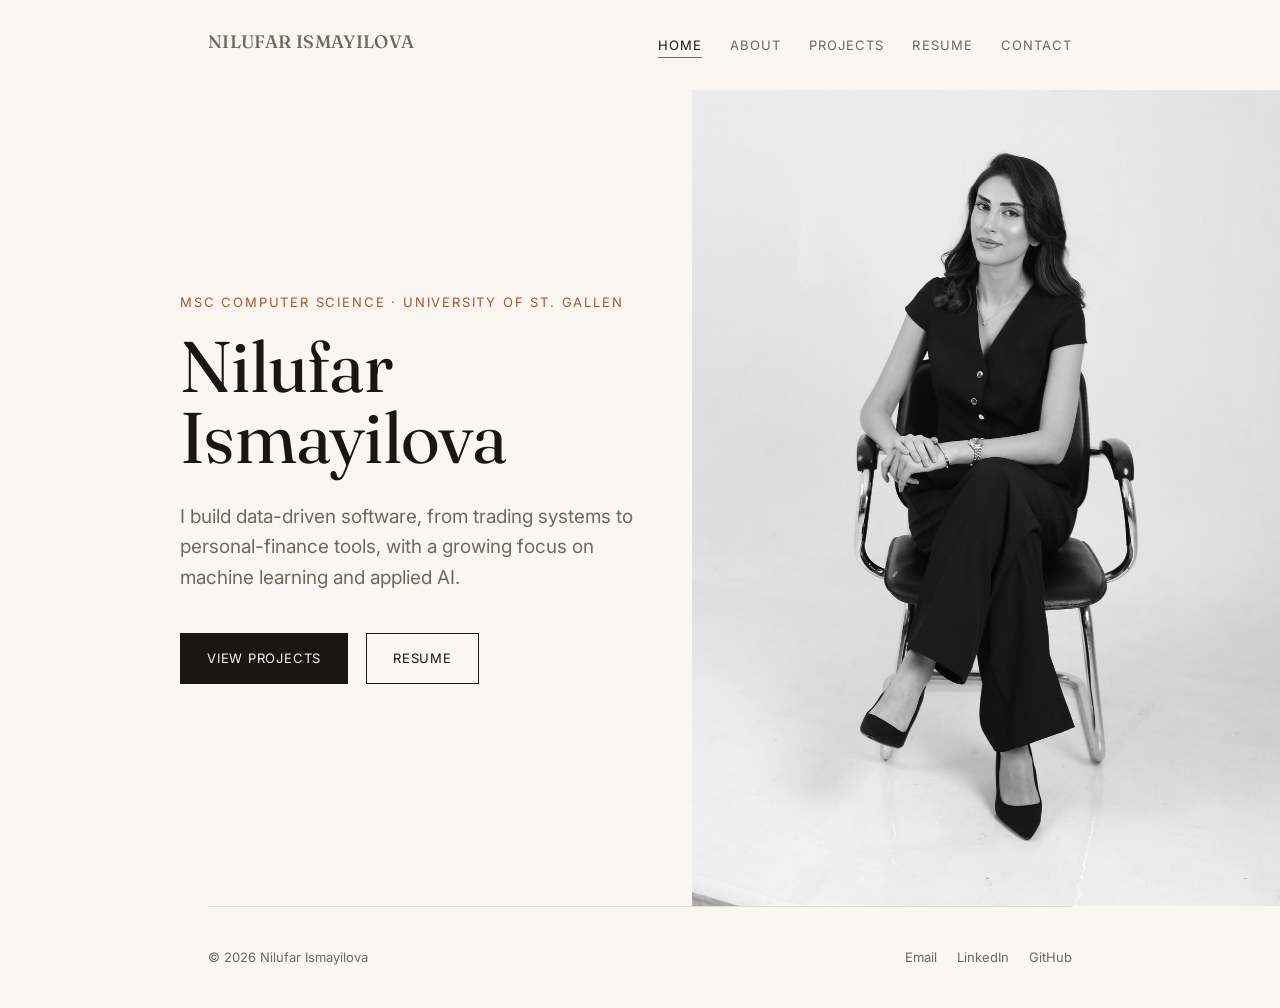
<file: index.html>
<!DOCTYPE html>
<html lang="en">
<head>
<meta charset="UTF-8">
<meta name="viewport" content="width=device-width, initial-scale=1.0">
<title>Nilufar Ismayilova</title>
<meta name="description" content="Nilufar Ismayilova, MSc Computer Science student at the University of St. Gallen, focused on machine learning and applied AI.">
<link rel="stylesheet" href="style.css">
</head>
<body>

<header class="wrap">
  <nav class="site-nav">
    <a class="brand" href="index.html">Nilufar Ismayilova</a>
    <ul>
      <li><a href="index.html" class="active">Home</a></li>
      <li><a href="about.html">About</a></li>
      <li><a href="projects.html">Projects</a></li>
      <li><a href="resume.html">Resume</a></li>
      <li><a href="contact.html">Contact</a></li>
    </ul>
  </nav>
</header>

<main>
  <section class="hero-split">
    <div class="hero-copy">
      <div class="hero-eyebrow">MSc Computer Science · University of St. Gallen</div>
      <h1>Nilufar<br>Ismayilova</h1>
      <p class="hero-sub">
        I build data-driven software, from trading systems to personal-finance
        tools, with a growing focus on machine learning and applied AI.
      </p>
      <div class="hero-links">
        <a class="btn btn-solid" href="projects.html">View Projects</a>
        <a class="btn" href="resume.html">Resume</a>
      </div>
    </div>
    <div class="hero-image">
      <img src="assets/img/nilufar-hero-bw.jpg" alt="Portrait of Nilufar Ismayilova" width="1200" height="1600">
    </div>
  </section>
</main>

<footer class="wrap">
  <div class="site-footer">
    <span>© 2026 Nilufar Ismayilova</span>
    <div class="footer-links">
      <a href="mailto:ismayilovanilufar6@gmail.com">Email</a>
      <a href="https://linkedin.com/in/nilufar-ismayilova-27a9a2225" target="_blank" rel="noopener">LinkedIn</a>
      <a href="https://github.com/nismayilova-coder" target="_blank" rel="noopener">GitHub</a>
    </div>
  </div>
</footer>

</body>
</html>
</file>
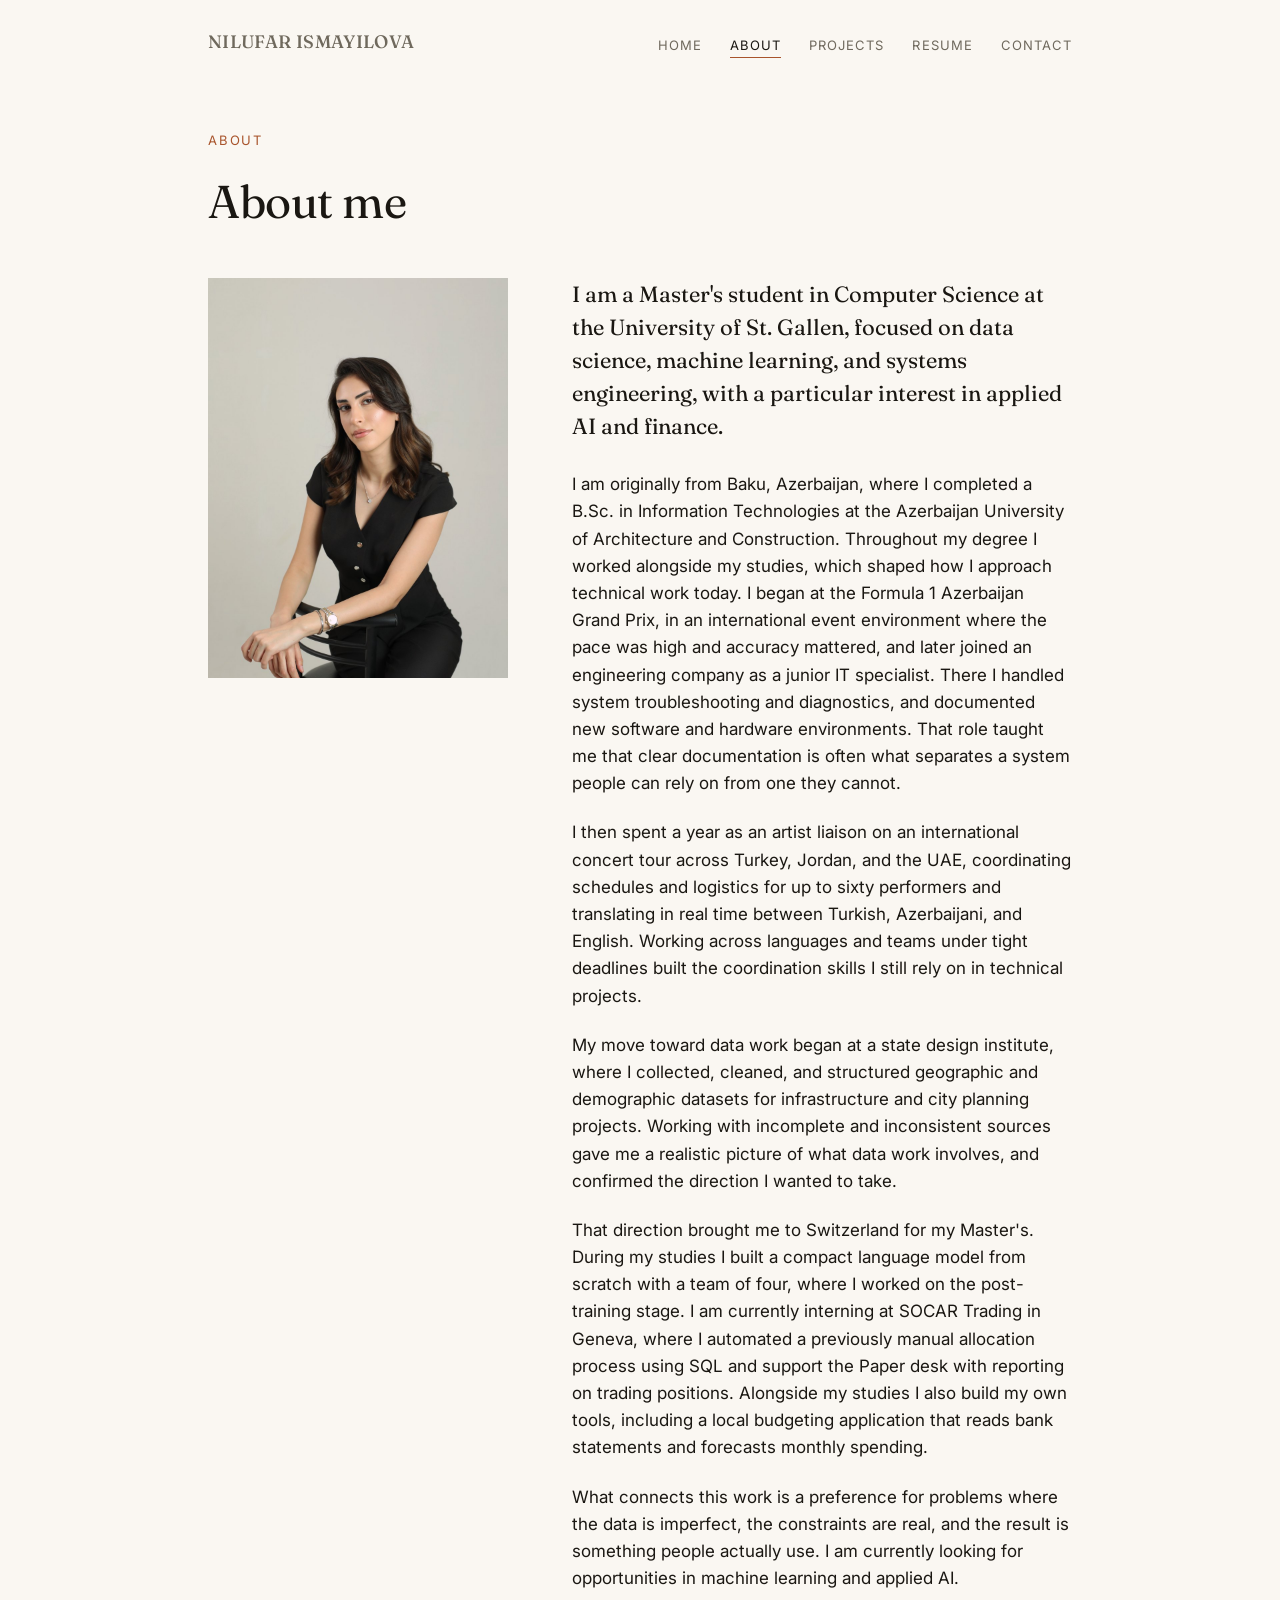
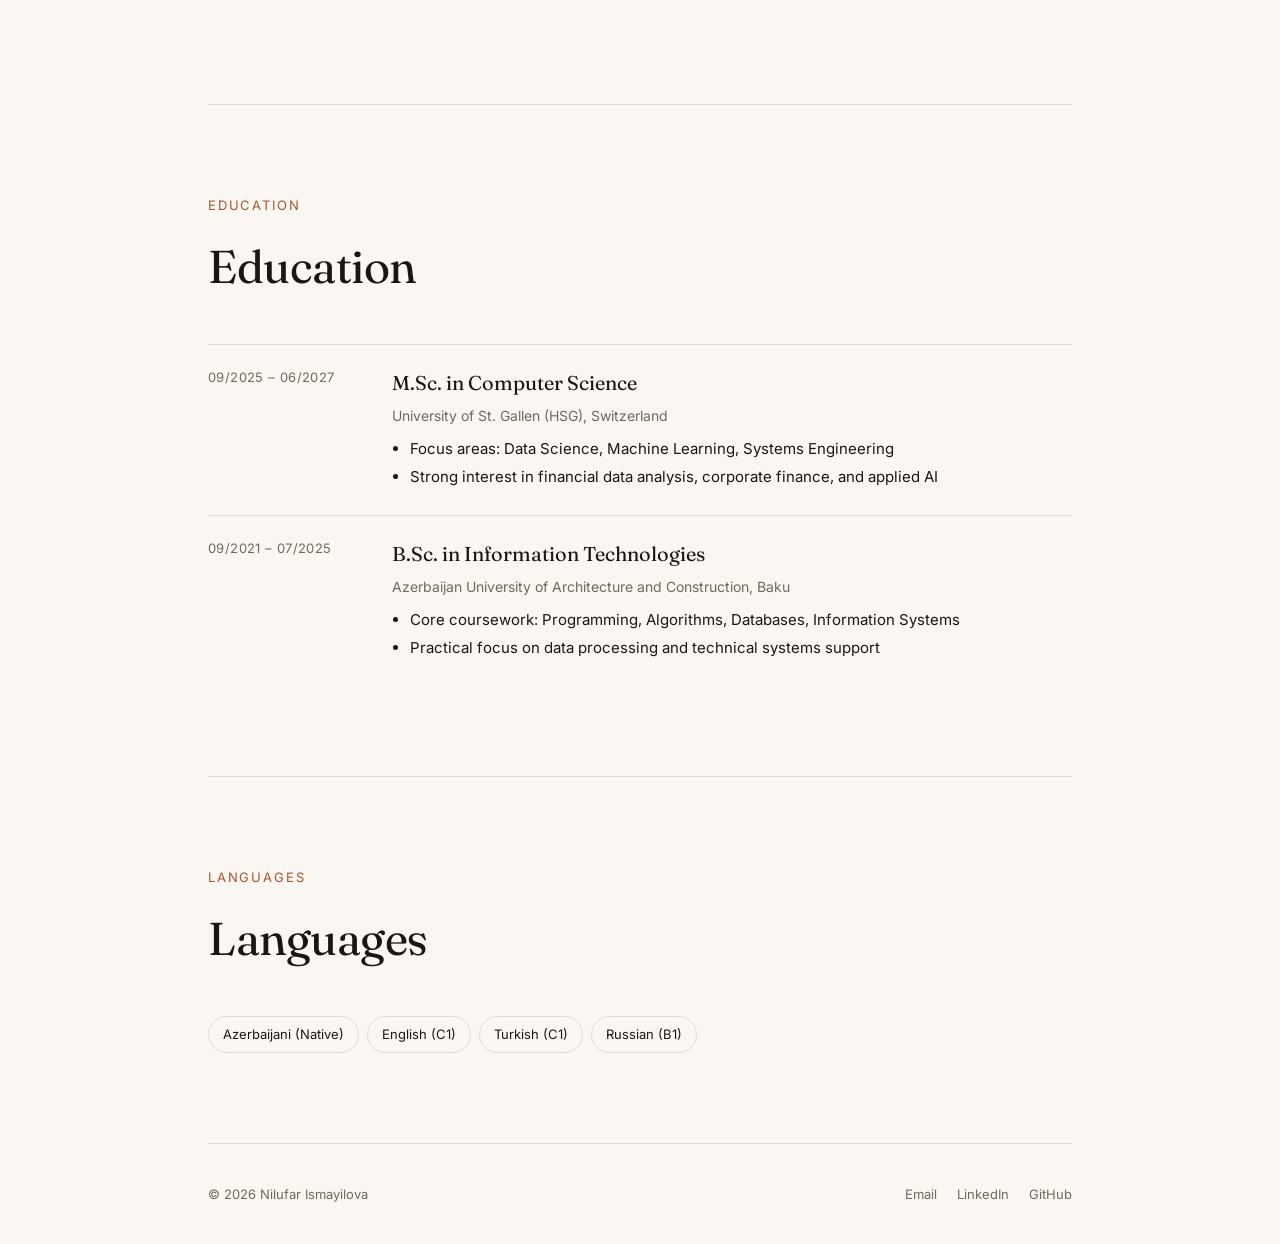
<file: about.html>
<!DOCTYPE html>
<html lang="en">
<head>
<meta charset="UTF-8">
<meta name="viewport" content="width=device-width, initial-scale=1.0">
<title>About | Nilufar Ismayilova</title>
<link rel="stylesheet" href="style.css">
</head>
<body>

<header class="wrap">
  <nav class="site-nav">
    <a class="brand" href="index.html">Nilufar Ismayilova</a>
    <ul>
      <li><a href="index.html">Home</a></li>
      <li><a href="about.html" class="active">About</a></li>
      <li><a href="projects.html">Projects</a></li>
      <li><a href="resume.html">Resume</a></li>
      <li><a href="contact.html">Contact</a></li>
    </ul>
  </nav>
</header>

<main class="wrap">
  <section class="section" style="border-top:none; padding-top:40px;">
    <div class="section-label">About</div>
    <h2>About me</h2>
    <div class="about-grid">
      <div class="about-photo">
        <img class="photo" src="assets/img/nilufar-portrait.jpg" alt="Portrait of Nilufar Ismayilova" width="900" height="1200">
      </div>
      <div class="about-bio">
        <p class="lede">
          I am a Master's student in Computer Science at the University of St. Gallen,
          focused on data science, machine learning, and systems engineering, with a
          particular interest in applied AI and finance.
        </p>
        <p>
          I am originally from Baku, Azerbaijan, where I completed a B.Sc. in
          Information Technologies at the Azerbaijan University of Architecture and
          Construction. Throughout my degree I worked alongside my studies, which
          shaped how I approach technical work today. I began at the Formula 1
          Azerbaijan Grand Prix, in an international event environment where the pace
          was high and accuracy mattered, and later joined an engineering company as a
          junior IT specialist. There I handled system troubleshooting and diagnostics,
          and documented new software and hardware environments. That role taught me
          that clear documentation is often what separates a system people can rely on
          from one they cannot.
        </p>
        <p>
          I then spent a year as an artist liaison on an international concert tour
          across Turkey, Jordan, and the UAE, coordinating schedules and logistics for
          up to sixty performers and translating in real time between Turkish,
          Azerbaijani, and English. Working across languages and teams under tight
          deadlines built the coordination skills I still rely on in technical projects.
        </p>
        <p>
          My move toward data work began at a state design institute, where I collected,
          cleaned, and structured geographic and demographic datasets for infrastructure
          and city planning projects. Working with incomplete and inconsistent sources
          gave me a realistic picture of what data work involves, and confirmed the
          direction I wanted to take.
        </p>
        <p>
          That direction brought me to Switzerland for my Master's. During my studies I
          built a compact language model from scratch with a team of four, where I
          worked on the post-training stage. I am currently interning at SOCAR Trading
          in Geneva, where I automated a previously manual allocation process using SQL
          and support the Paper desk with reporting on trading positions. Alongside my
          studies I also build my own tools, including a local budgeting application
          that reads bank statements and forecasts monthly spending.
        </p>
        <p>
          What connects this work is a preference for problems where the data is
          imperfect, the constraints are real, and the result is something people
          actually use. I am currently looking for opportunities in machine learning
          and applied AI.
        </p>
      </div>
    </div>
  </section>

  <section class="section">
    <div class="section-label">Education</div>
    <h2>Education</h2>

    <div class="timeline-item">
      <div class="timeline-date">09/2025 – 06/2027</div>
      <div>
        <div class="timeline-title">M.Sc. in Computer Science</div>
        <div class="timeline-sub">University of St. Gallen (HSG), Switzerland</div>
        <ul>
          <li>Focus areas: Data Science, Machine Learning, Systems Engineering</li>
          <li>Strong interest in financial data analysis, corporate finance, and applied AI</li>
        </ul>
      </div>
    </div>

    <div class="timeline-item">
      <div class="timeline-date">09/2021 – 07/2025</div>
      <div>
        <div class="timeline-title">B.Sc. in Information Technologies</div>
        <div class="timeline-sub">Azerbaijan University of Architecture and Construction, Baku</div>
        <ul>
          <li>Core coursework: Programming, Algorithms, Databases, Information Systems</li>
          <li>Practical focus on data processing and technical systems support</li>
        </ul>
      </div>
    </div>
  </section>

  <section class="section">
    <div class="section-label">Languages</div>
    <h2>Languages</h2>
    <div class="pill-row">
      <span class="pill">Azerbaijani (Native)</span>
      <span class="pill">English (C1)</span>
      <span class="pill">Turkish (C1)</span>
      <span class="pill">Russian (B1)</span>
    </div>
  </section>
</main>

<footer class="wrap">
  <div class="site-footer">
    <span>© 2026 Nilufar Ismayilova</span>
    <div class="footer-links">
      <a href="mailto:ismayilovanilufar6@gmail.com">Email</a>
      <a href="https://linkedin.com/in/nilufar-ismayilova-27a9a2225" target="_blank" rel="noopener">LinkedIn</a>
      <a href="https://github.com/nismayilova-coder" target="_blank" rel="noopener">GitHub</a>
    </div>
  </div>
</footer>

</body>
</html>
</file>
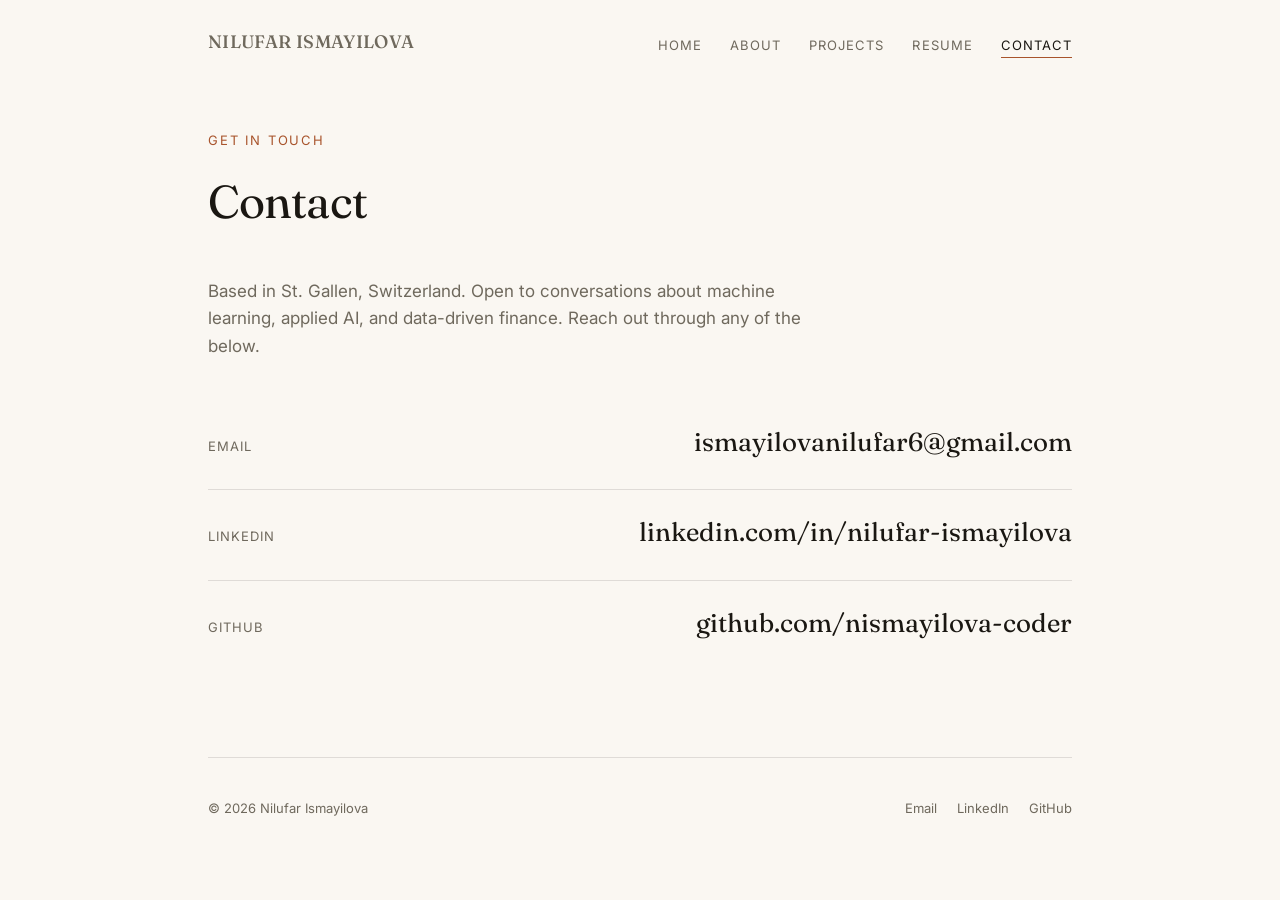
<file: contact.html>
<!DOCTYPE html>
<html lang="en">
<head>
<meta charset="UTF-8">
<meta name="viewport" content="width=device-width, initial-scale=1.0">
<title>Contact | Nilufar Ismayilova</title>
<link rel="stylesheet" href="style.css">
</head>
<body>

<header class="wrap">
  <nav class="site-nav">
    <a class="brand" href="index.html">Nilufar Ismayilova</a>
    <ul>
      <li><a href="index.html">Home</a></li>
      <li><a href="about.html">About</a></li>
      <li><a href="projects.html">Projects</a></li>
      <li><a href="resume.html">Resume</a></li>
      <li><a href="contact.html" class="active">Contact</a></li>
    </ul>
  </nav>
</header>

<main class="wrap">
  <section class="section" style="border-top:none; padding-top:40px;">
    <div class="section-label">Get in touch</div>
    <h2>Contact</h2>
    <p style="max-width:56ch; font-size:17px; color:var(--text-dim); margin-bottom:40px;">
      Based in St. Gallen, Switzerland. Open to conversations about
      machine learning, applied AI, and data-driven finance. Reach out
      through any of the below.
    </p>

    <div class="contact-list">
      <div class="contact-row">
        <span>Email</span>
        <a href="mailto:ismayilovanilufar6@gmail.com">ismayilovanilufar6@gmail.com</a>
      </div>
      <div class="contact-row">
        <span>LinkedIn</span>
        <a href="https://linkedin.com/in/nilufar-ismayilova-27a9a2225" target="_blank" rel="noopener">linkedin.com/in/nilufar-ismayilova</a>
      </div>
      <div class="contact-row">
        <span>GitHub</span>
        <a href="https://github.com/nismayilova-coder" target="_blank" rel="noopener">github.com/nismayilova-coder</a>
      </div>
    </div>
  </section>
</main>

<footer class="wrap">
  <div class="site-footer">
    <span>© 2026 Nilufar Ismayilova</span>
    <div class="footer-links">
      <a href="mailto:ismayilovanilufar6@gmail.com">Email</a>
      <a href="https://linkedin.com/in/nilufar-ismayilova-27a9a2225" target="_blank" rel="noopener">LinkedIn</a>
      <a href="https://github.com/nismayilova-coder" target="_blank" rel="noopener">GitHub</a>
    </div>
  </div>
</footer>

</body>
</html>
</file>
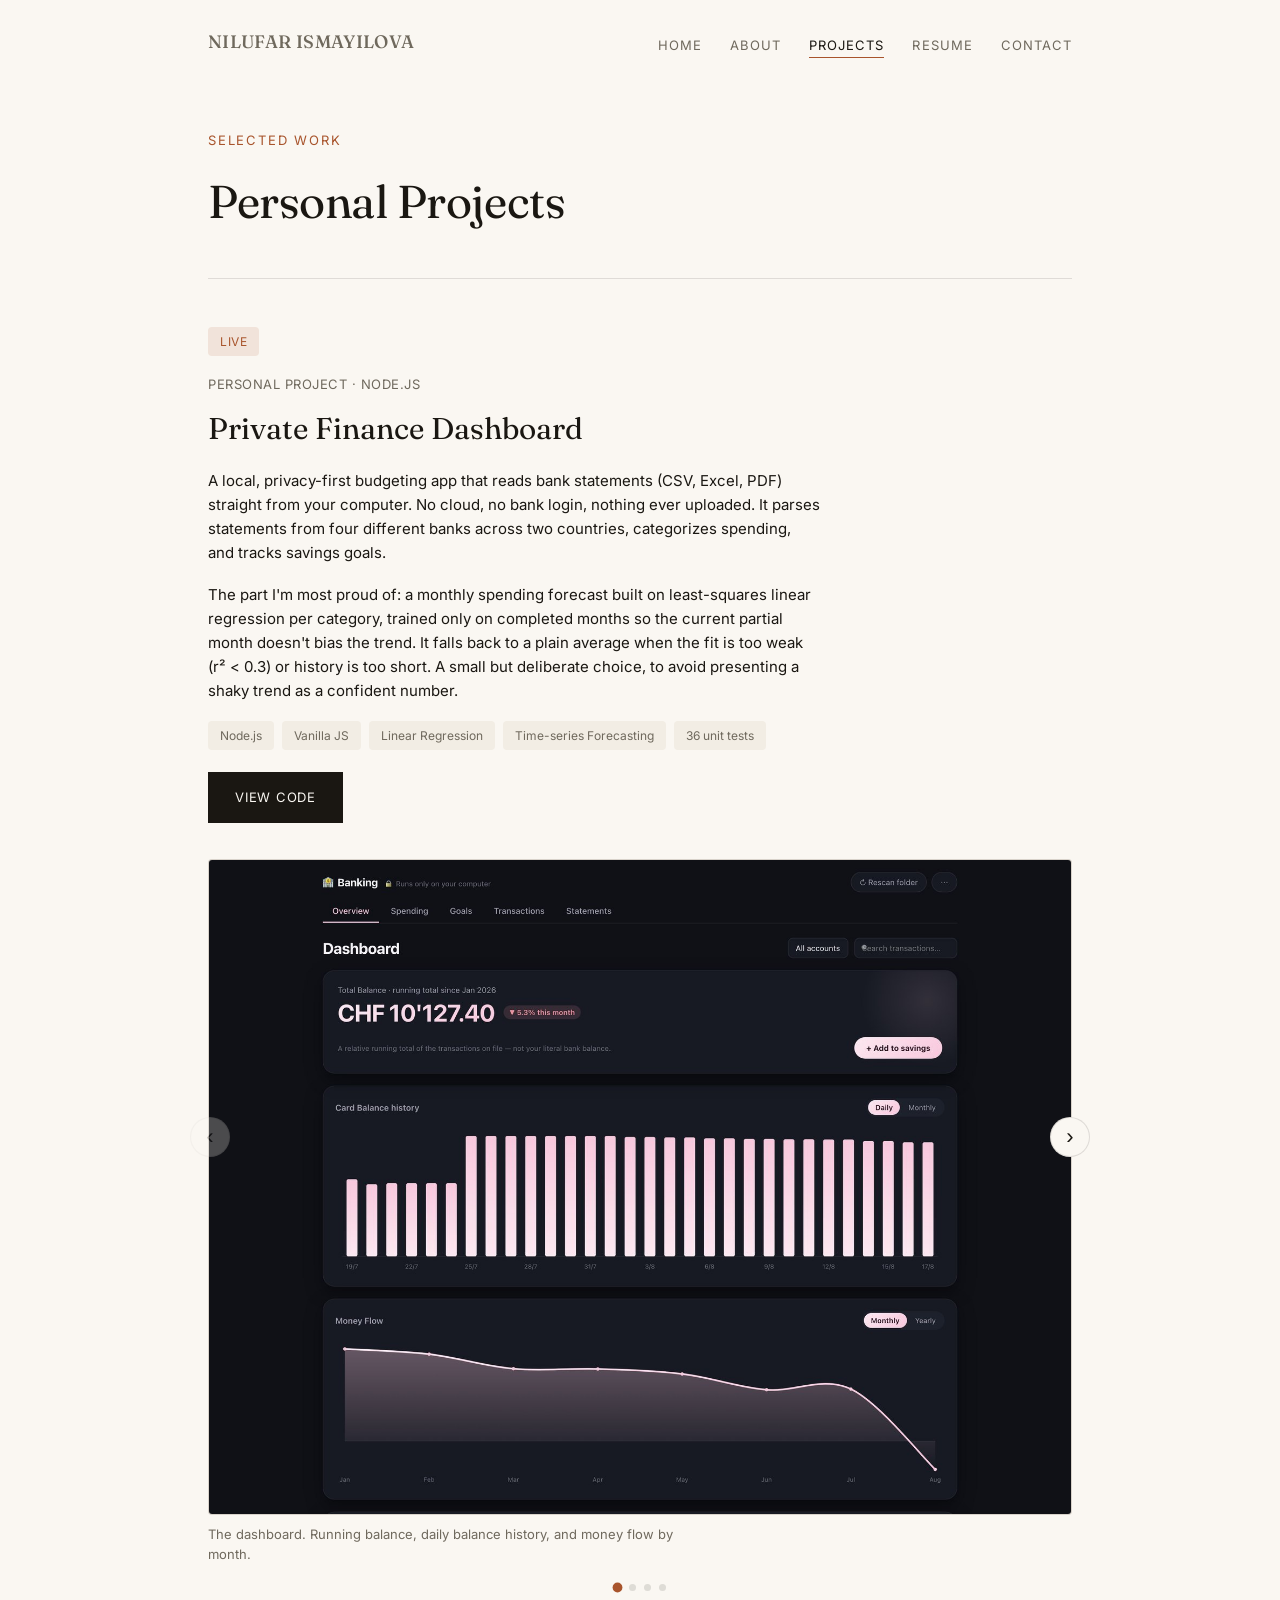
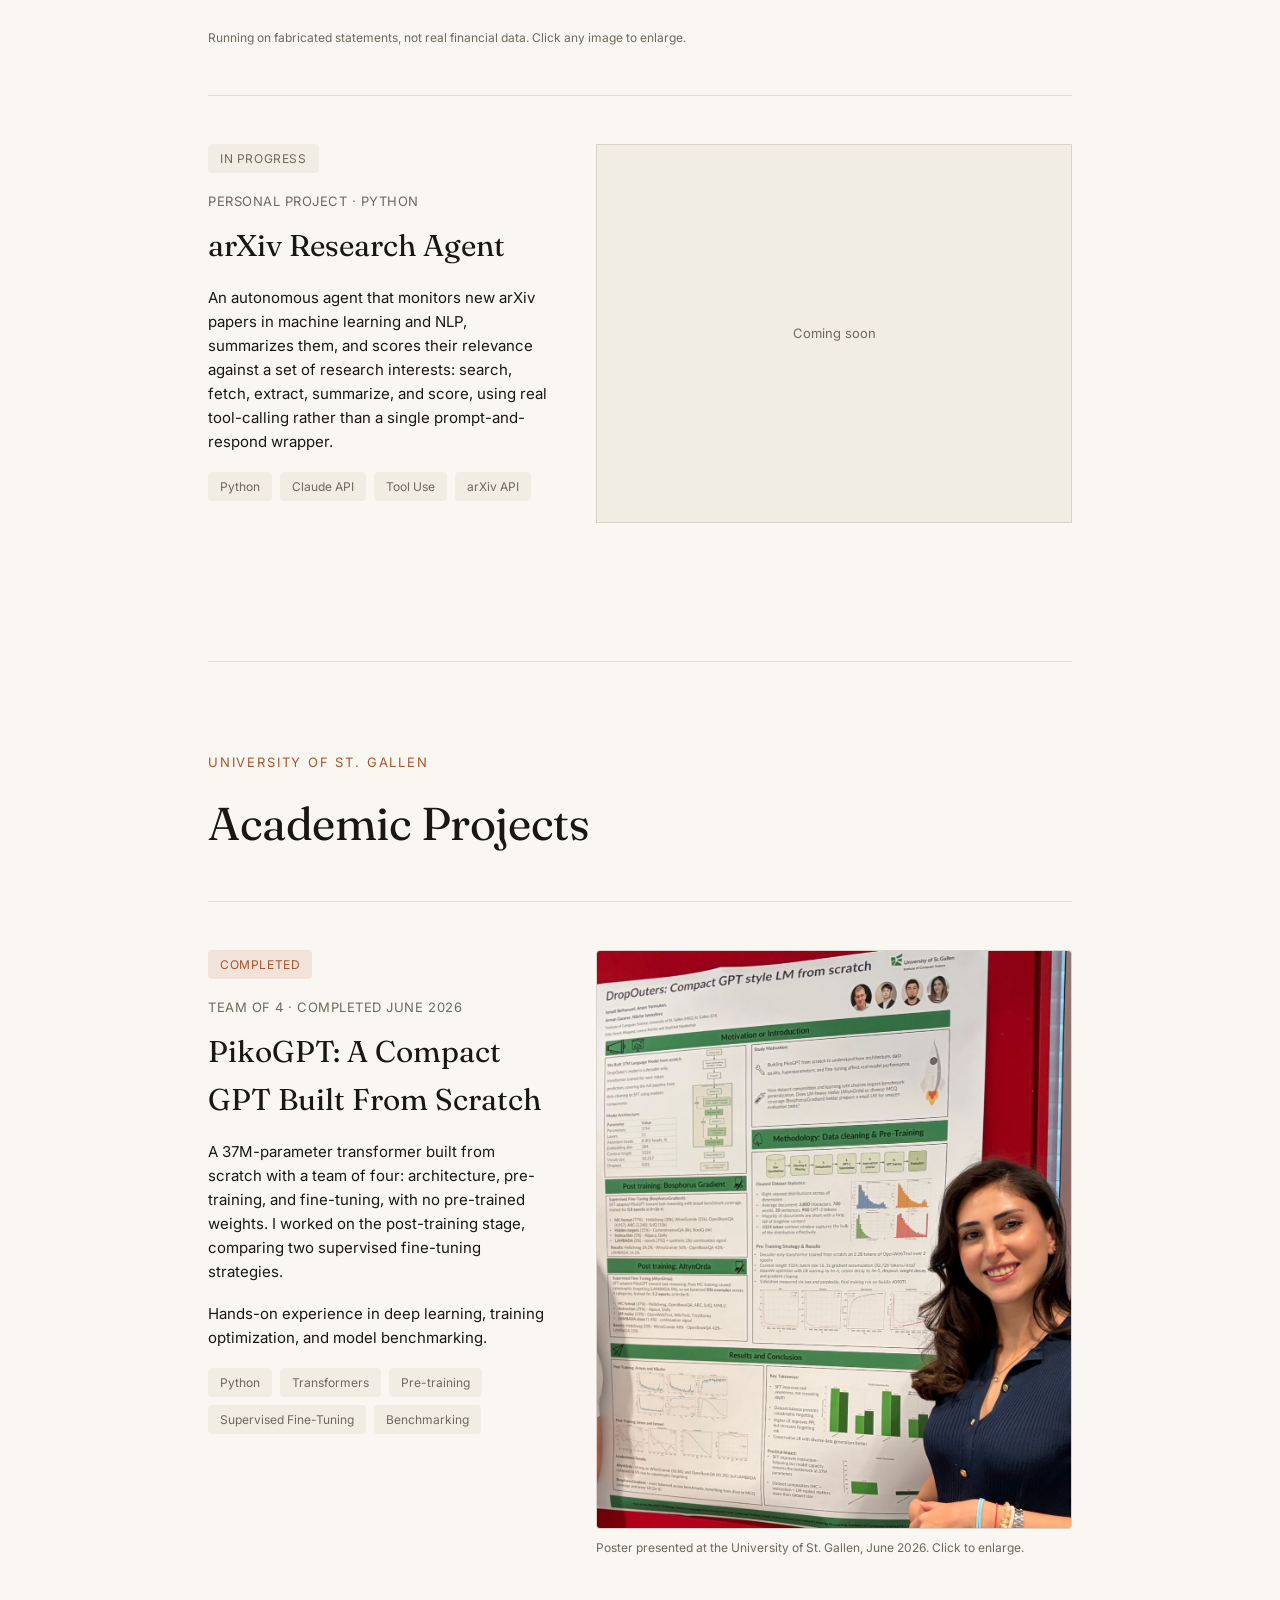
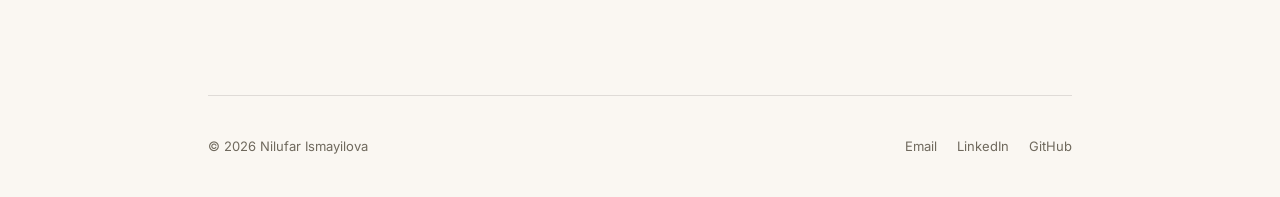
<file: projects.html>
<!DOCTYPE html>
<html lang="en">
<head>
<meta charset="UTF-8">
<meta name="viewport" content="width=device-width, initial-scale=1.0">
<title>Projects | Nilufar Ismayilova</title>
<link rel="stylesheet" href="style.css">
</head>
<body>

<header class="wrap">
  <nav class="site-nav">
    <a class="brand" href="index.html">Nilufar Ismayilova</a>
    <ul>
      <li><a href="index.html">Home</a></li>
      <li><a href="about.html">About</a></li>
      <li><a href="projects.html" class="active">Projects</a></li>
      <li><a href="resume.html">Resume</a></li>
      <li><a href="contact.html">Contact</a></li>
    </ul>
  </nav>
</header>

<main class="wrap">
  <section class="section" style="border-top:none; padding-top:40px;">
    <div class="section-label">Selected Work</div>
    <h2>Personal Projects</h2>

    <div class="project-card stacked">
      <div class="project-lead">
        <div class="status-badge status-live">Live</div>
        <div class="project-meta">Personal Project · Node.js</div>
        <h3>Private Finance Dashboard</h3>
        <p>
          A local, privacy-first budgeting app that reads bank statements
          (CSV, Excel, PDF) straight from your computer. No cloud, no bank
          login, nothing ever uploaded. It parses statements from four
          different banks across two countries, categorizes spending, and
          tracks savings goals.
        </p>
        <p>
          The part I'm most proud of: a monthly spending forecast built on
          least-squares linear regression per category, trained only on
          completed months so the current partial month doesn't bias the
          trend. It falls back to a plain average when the fit is too weak
          (r² &lt; 0.3) or history is too short. A small but deliberate
          choice, to avoid presenting a shaky trend as a confident number.
        </p>
        <div class="project-tags">
          <span class="tag">Node.js</span>
          <span class="tag">Vanilla JS</span>
          <span class="tag">Linear Regression</span>
          <span class="tag">Time-series Forecasting</span>
          <span class="tag">36 unit tests</span>
        </div>
        <div class="project-links">
          <a class="btn btn-solid" href="https://github.com/nismayilova-coder/banking-app" target="_blank" rel="noopener">View Code</a>
        </div>
      </div>
      <div class="carousel" data-carousel>
        <div class="carousel-track">
          <figure class="slide">
            <button class="shot" data-full="assets/img/shots/banking-overview.jpg">
              <img src="assets/img/shots/banking-overview.jpg" alt="The dashboard: running balance, balance history and monthly money flow">
            </button>
            <figcaption>The dashboard. Running balance, daily balance history, and money flow by month.</figcaption>
          </figure>
          <figure class="slide">
            <button class="shot" data-full="assets/img/shots/banking-forecast.jpg">
              <img src="assets/img/shots/banking-forecast.jpg" alt="Next month's forecast: predicted net, income and spending, broken down by category" loading="lazy">
            </button>
            <figcaption>Next month's forecast, per category. Net is derived from income minus spending, so the three figures always reconcile.</figcaption>
          </figure>
          <figure class="slide">
            <button class="shot" data-full="assets/img/shots/banking-spending.jpg">
              <img src="assets/img/shots/banking-spending.jpg" alt="Spending tab: category breakdown and recurring monthly commitments" loading="lazy">
            </button>
            <figcaption>Spending by category for any month, plus the fixed commitments that repeat every month.</figcaption>
          </figure>
          <figure class="slide">
            <button class="shot" data-full="assets/img/shots/banking-goals.jpg">
              <img src="assets/img/shots/banking-goals.jpg" alt="Goals tab: two savings goals with progress bars and feasibility against projected leftover" loading="lazy">
            </button>
            <figcaption>Savings goals, each checked against your projected monthly leftover rather than a flat average.</figcaption>
          </figure>
        </div>

        <button class="carousel-arrow prev" data-prev aria-label="Previous screenshot">‹</button>
        <button class="carousel-arrow next" data-next aria-label="Next screenshot">›</button>
        <div class="carousel-dots" data-dots></div>
      </div>
      <div class="shot-caption">Running on fabricated statements, not real financial data. Click any image to enlarge.</div>
    </div>

    <div class="project-card">
      <div>
        <div class="status-badge status-progress">In Progress</div>
        <div class="project-meta">Personal Project · Python</div>
        <h3>arXiv Research Agent</h3>
        <p>
          An autonomous agent that monitors new arXiv papers in machine
          learning and NLP, summarizes them, and scores their relevance
          against a set of research interests: search, fetch, extract,
          summarize, and score, using real tool-calling rather than a
          single prompt-and-respond wrapper.
        </p>
        <div class="project-tags">
          <span class="tag">Python</span>
          <span class="tag">Claude API</span>
          <span class="tag">Tool Use</span>
          <span class="tag">arXiv API</span>
        </div>
      </div>
      <div class="project-shot">Coming soon</div>
    </div>
  </section>

  <section class="section">
    <div class="section-label">University of St. Gallen</div>
    <h2>Academic Projects</h2>

    <div class="project-card">
      <div>
        <div class="status-badge status-live">Completed</div>
        <div class="project-meta">Team of 4 · Completed June 2026</div>
        <h3>PikoGPT: A Compact GPT Built From Scratch</h3>
        <p>
          A 37M-parameter transformer built from scratch with a team of four:
          architecture, pre-training, and fine-tuning, with no pre-trained
          weights. I worked on the post-training stage, comparing two
          supervised fine-tuning strategies.
        </p>
        <p>
          Hands-on experience in deep learning, training optimization, and
          model benchmarking.
        </p>
        <div class="project-tags">
          <span class="tag">Python</span>
          <span class="tag">Transformers</span>
          <span class="tag">Pre-training</span>
          <span class="tag">Supervised Fine-Tuning</span>
          <span class="tag">Benchmarking</span>
        </div>
      </div>
      <div>
        <button class="shot" data-full="assets/img/pikogpt-poster.jpg">
          <img src="assets/img/pikogpt-poster.jpg" alt="Research poster: DropOuters, Compact GPT style LM from scratch, University of St. Gallen" loading="lazy">
        </button>
        <div class="shot-caption">Poster presented at the University of St. Gallen, June 2026. Click to enlarge.</div>
      </div>
    </div>
  </section>
</main>

<div class="lightbox" id="lightbox" hidden>
  <img alt="">
</div>

<script>
  // Carousel. Scrolling itself is CSS scroll-snap, so this only syncs the
  // arrows and dots to whichever slide is currently in view.
  document.querySelectorAll('[data-carousel]').forEach((carousel) => {
    const track = carousel.querySelector('.carousel-track');
    const slides = [...carousel.querySelectorAll('.slide')];
    const dots = carousel.querySelector('[data-dots]');
    const prev = carousel.querySelector('[data-prev]');
    const next = carousel.querySelector('[data-next]');

    const current = () => Math.round(track.scrollLeft / track.clientWidth);
    const goTo = (i) => track.scrollTo({ left: i * track.clientWidth });

    slides.forEach((_, i) => {
      const dot = document.createElement('button');
      dot.setAttribute('aria-label', `Screenshot ${i + 1}`);
      dot.addEventListener('click', () => goTo(i));
      dots.appendChild(dot);
    });

    function sync() {
      const i = current();
      [...dots.children].forEach((d, n) =>
        d.setAttribute('aria-current', String(n === i)));
      prev.disabled = i === 0;
      next.disabled = i === slides.length - 1;
    }

    prev.addEventListener('click', () => goTo(current() - 1));
    next.addEventListener('click', () => goTo(current() + 1));
    track.addEventListener('scroll', sync, { passive: true });
    window.addEventListener('resize', sync);
    sync();
  });

  // Click any .shot to view it full size; Esc or a click anywhere closes it.
  (function () {
    const box = document.getElementById('lightbox');
    const img = box.querySelector('img');

    document.addEventListener('click', (e) => {
      const shot = e.target.closest('.shot');
      if (shot) {
        img.src = shot.dataset.full;
        img.alt = shot.querySelector('img').alt;
        box.hidden = false;
        document.body.style.overflow = 'hidden';
        return;
      }
      if (!box.hidden) {
        box.hidden = true;
        document.body.style.overflow = '';
      }
    });

    document.addEventListener('keydown', (e) => {
      if (e.key === 'Escape' && !box.hidden) {
        box.hidden = true;
        document.body.style.overflow = '';
      }
    });
  })();
</script>

<footer class="wrap">
  <div class="site-footer">
    <span>© 2026 Nilufar Ismayilova</span>
    <div class="footer-links">
      <a href="mailto:ismayilovanilufar6@gmail.com">Email</a>
      <a href="https://linkedin.com/in/nilufar-ismayilova-27a9a2225" target="_blank" rel="noopener">LinkedIn</a>
      <a href="https://github.com/nismayilova-coder" target="_blank" rel="noopener">GitHub</a>
    </div>
  </div>
</footer>

</body>
</html>
</file>
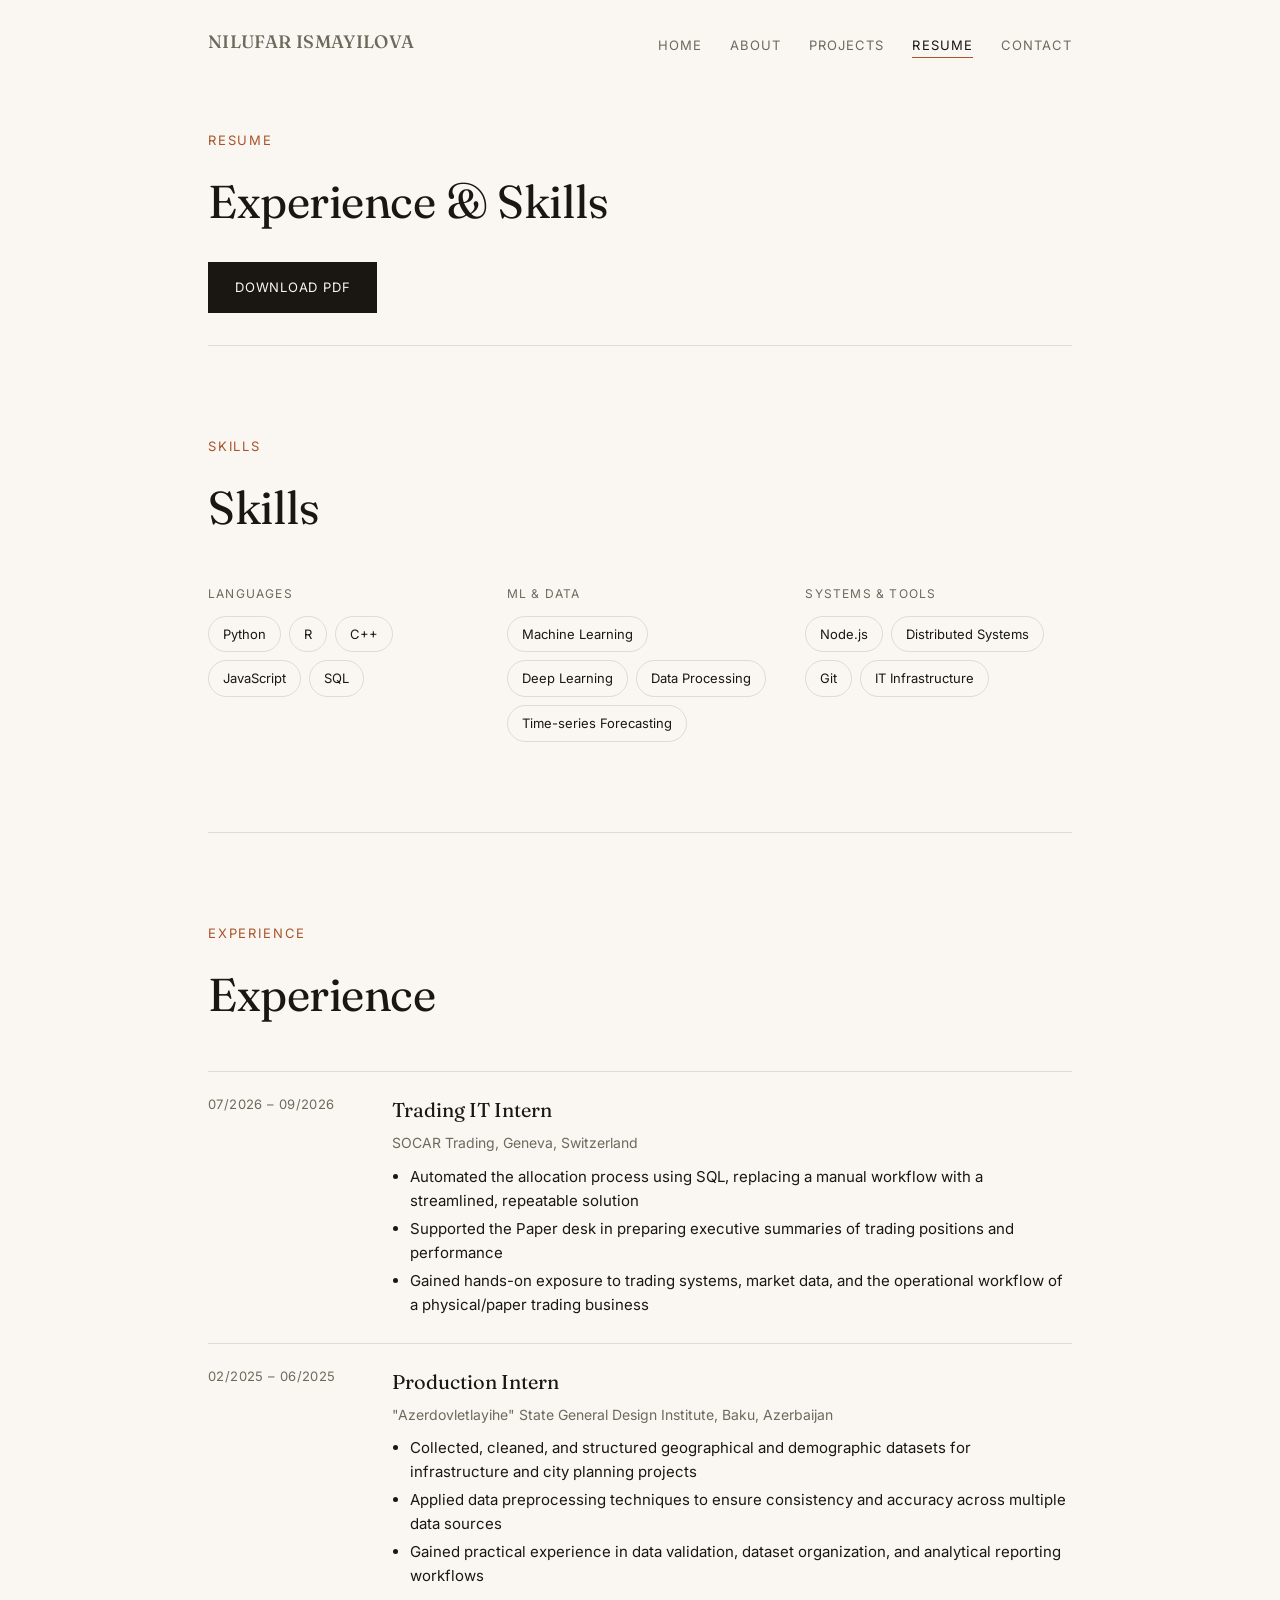
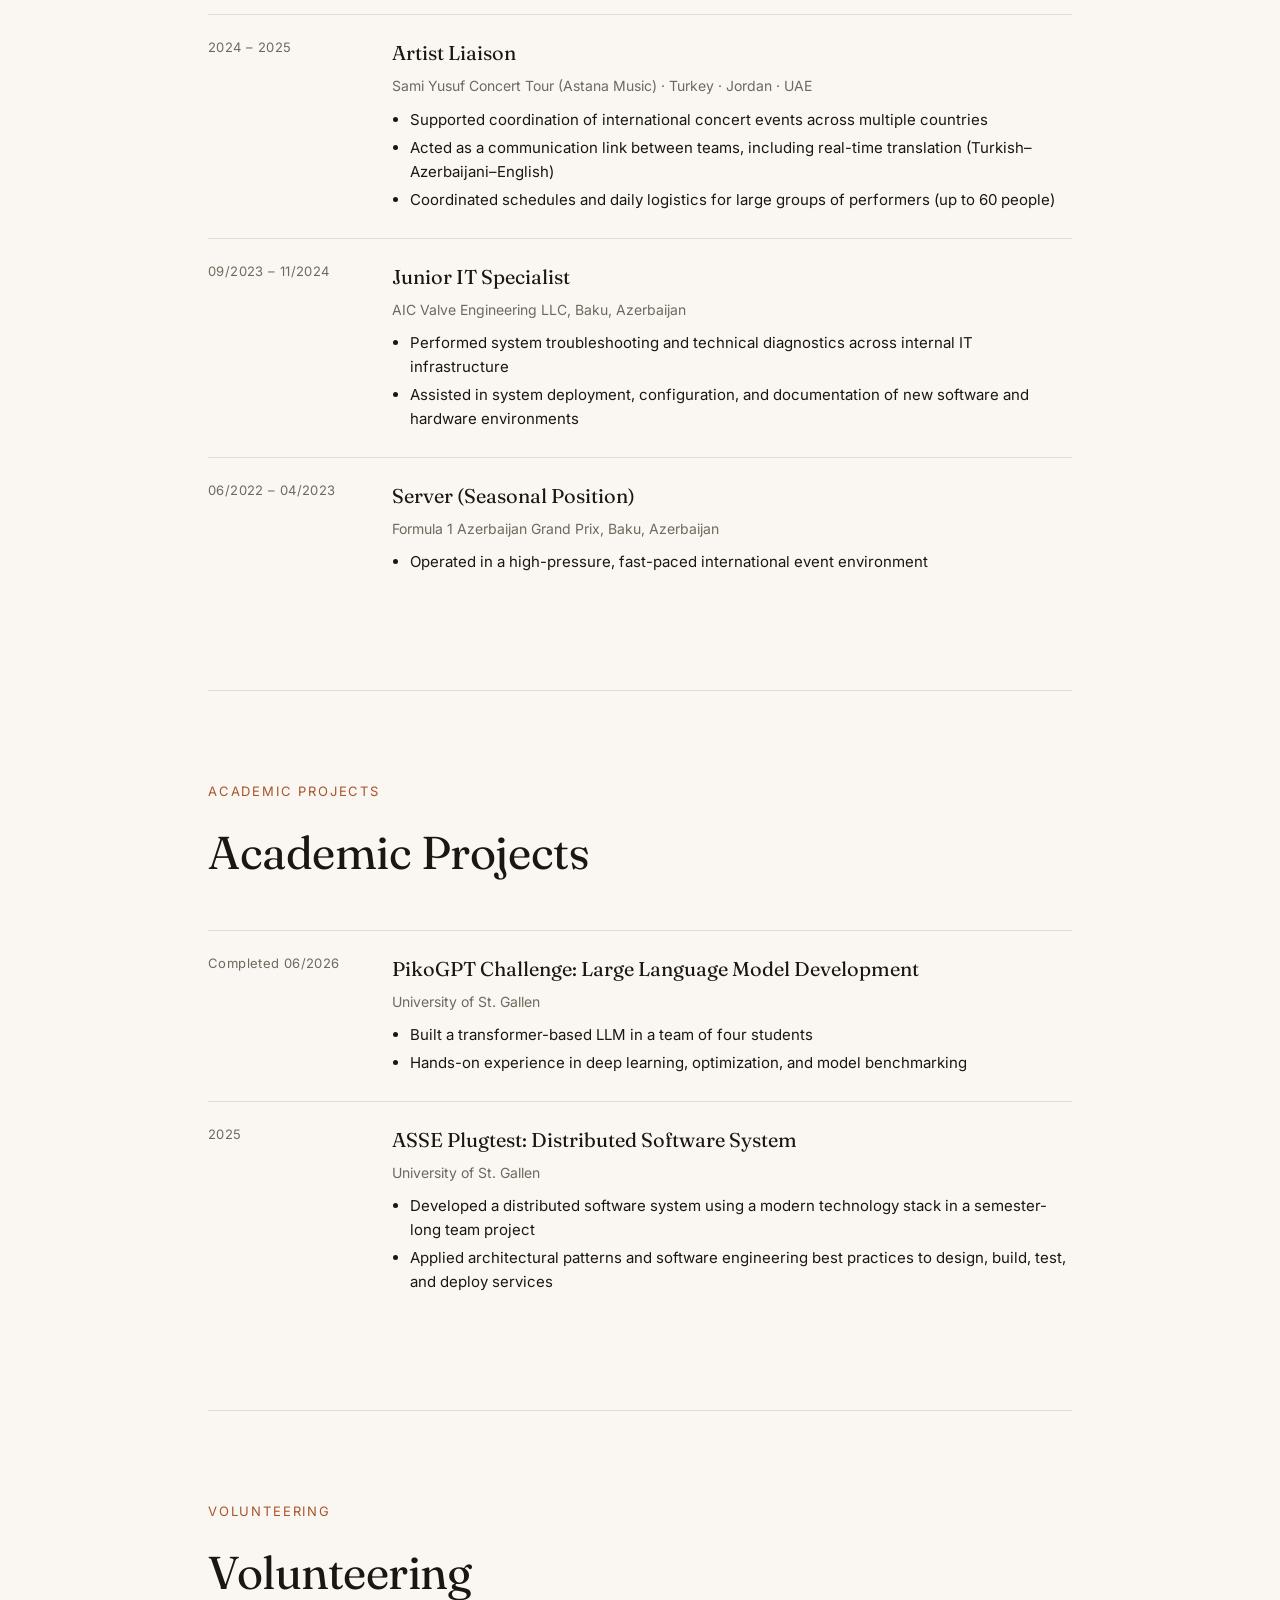
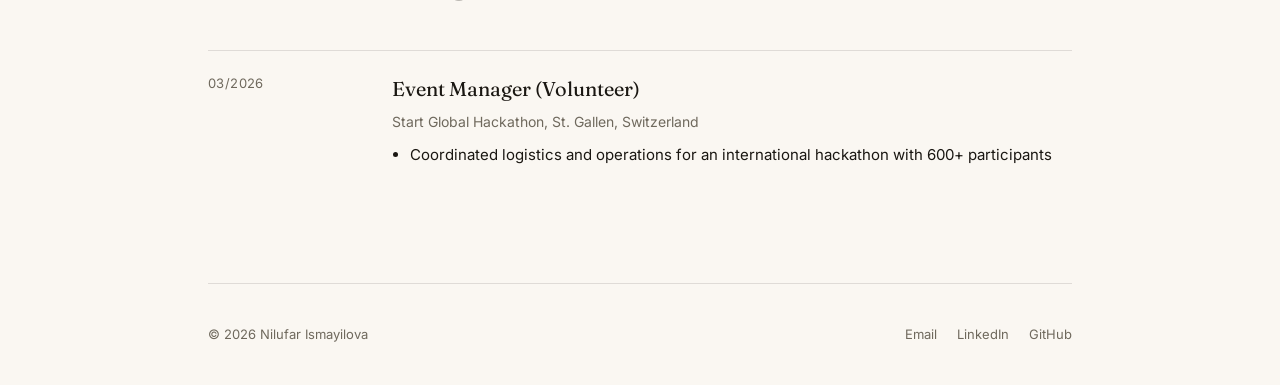
<file: resume.html>
<!DOCTYPE html>
<html lang="en">
<head>
<meta charset="UTF-8">
<meta name="viewport" content="width=device-width, initial-scale=1.0">
<title>Resume | Nilufar Ismayilova</title>
<link rel="stylesheet" href="style.css">
</head>
<body>

<header class="wrap">
  <nav class="site-nav">
    <a class="brand" href="index.html">Nilufar Ismayilova</a>
    <ul>
      <li><a href="index.html">Home</a></li>
      <li><a href="about.html">About</a></li>
      <li><a href="projects.html">Projects</a></li>
      <li><a href="resume.html" class="active">Resume</a></li>
      <li><a href="contact.html">Contact</a></li>
    </ul>
  </nav>
</header>

<main class="wrap">
  <section class="section" style="border-top:none; padding-top:40px; padding-bottom:32px;">
    <div class="section-label">Resume</div>
    <h2 style="margin-bottom:24px;">Experience &amp; Skills</h2>
    <a class="btn btn-solid" href="assets/resume/Nilufar-Ismayilova-Resume.pdf" target="_blank" rel="noopener">Download PDF</a>
  </section>

  <section class="section">
    <div class="section-label">Skills</div>
    <h2>Skills</h2>
    <div class="skills-grid">
      <div>
        <div class="skill-group-title">Languages</div>
        <div class="pill-row">
          <span class="pill">Python</span>
          <span class="pill">R</span>
          <span class="pill">C++</span>
          <span class="pill">JavaScript</span>
          <span class="pill">SQL</span>
        </div>
      </div>
      <div>
        <div class="skill-group-title">ML &amp; Data</div>
        <div class="pill-row">
          <span class="pill">Machine Learning</span>
          <span class="pill">Deep Learning</span>
          <span class="pill">Data Processing</span>
          <span class="pill">Time-series Forecasting</span>
        </div>
      </div>
      <div>
        <div class="skill-group-title">Systems &amp; Tools</div>
        <div class="pill-row">
          <span class="pill">Node.js</span>
          <span class="pill">Distributed Systems</span>
          <span class="pill">Git</span>
          <span class="pill">IT Infrastructure</span>
        </div>
      </div>
    </div>
  </section>

  <section class="section">
    <div class="section-label">Experience</div>
    <h2>Experience</h2>

    <div class="timeline-item">
      <div class="timeline-date">07/2026 – 09/2026</div>
      <div>
        <div class="timeline-title">Trading IT Intern</div>
        <div class="timeline-sub">SOCAR Trading, Geneva, Switzerland</div>
        <ul>
          <li>Automated the allocation process using SQL, replacing a manual workflow with a streamlined, repeatable solution</li>
          <li>Supported the Paper desk in preparing executive summaries of trading positions and performance</li>
          <li>Gained hands-on exposure to trading systems, market data, and the operational workflow of a physical/paper trading business</li>
        </ul>
      </div>
    </div>

    <div class="timeline-item">
      <div class="timeline-date">02/2025 – 06/2025</div>
      <div>
        <div class="timeline-title">Production Intern</div>
        <div class="timeline-sub">"Azerdovletlayihe" State General Design Institute, Baku, Azerbaijan</div>
        <ul>
          <li>Collected, cleaned, and structured geographical and demographic datasets for infrastructure and city planning projects</li>
          <li>Applied data preprocessing techniques to ensure consistency and accuracy across multiple data sources</li>
          <li>Gained practical experience in data validation, dataset organization, and analytical reporting workflows</li>
        </ul>
      </div>
    </div>

    <div class="timeline-item">
      <div class="timeline-date">2024 – 2025</div>
      <div>
        <div class="timeline-title">Artist Liaison</div>
        <div class="timeline-sub">Sami Yusuf Concert Tour (Astana Music) · Turkey · Jordan · UAE</div>
        <ul>
          <li>Supported coordination of international concert events across multiple countries</li>
          <li>Acted as a communication link between teams, including real-time translation (Turkish–Azerbaijani–English)</li>
          <li>Coordinated schedules and daily logistics for large groups of performers (up to 60 people)</li>
        </ul>
      </div>
    </div>

    <div class="timeline-item">
      <div class="timeline-date">09/2023 – 11/2024</div>
      <div>
        <div class="timeline-title">Junior IT Specialist</div>
        <div class="timeline-sub">AIC Valve Engineering LLC, Baku, Azerbaijan</div>
        <ul>
          <li>Performed system troubleshooting and technical diagnostics across internal IT infrastructure</li>
          <li>Assisted in system deployment, configuration, and documentation of new software and hardware environments</li>
        </ul>
      </div>
    </div>

    <div class="timeline-item">
      <div class="timeline-date">06/2022 – 04/2023</div>
      <div>
        <div class="timeline-title">Server (Seasonal Position)</div>
        <div class="timeline-sub">Formula 1 Azerbaijan Grand Prix, Baku, Azerbaijan</div>
        <ul>
          <li>Operated in a high-pressure, fast-paced international event environment</li>
        </ul>
      </div>
    </div>
  </section>

  <section class="section">
    <div class="section-label">Academic Projects</div>
    <h2>Academic Projects</h2>

    <div class="timeline-item">
      <div class="timeline-date">Completed 06/2026</div>
      <div>
        <div class="timeline-title">PikoGPT Challenge: Large Language Model Development</div>
        <div class="timeline-sub">University of St. Gallen</div>
        <ul>
          <li>Built a transformer-based LLM in a team of four students</li>
          <li>Hands-on experience in deep learning, optimization, and model benchmarking</li>
        </ul>
      </div>
    </div>

    <div class="timeline-item">
      <div class="timeline-date">2025</div>
      <div>
        <div class="timeline-title">ASSE Plugtest: Distributed Software System</div>
        <div class="timeline-sub">University of St. Gallen</div>
        <ul>
          <li>Developed a distributed software system using a modern technology stack in a semester-long team project</li>
          <li>Applied architectural patterns and software engineering best practices to design, build, test, and deploy services</li>
        </ul>
      </div>
    </div>
  </section>

  <section class="section">
    <div class="section-label">Volunteering</div>
    <h2>Volunteering</h2>
    <div class="timeline-item">
      <div class="timeline-date">03/2026</div>
      <div>
        <div class="timeline-title">Event Manager (Volunteer)</div>
        <div class="timeline-sub">Start Global Hackathon, St. Gallen, Switzerland</div>
        <ul>
          <li>Coordinated logistics and operations for an international hackathon with 600+ participants</li>
        </ul>
      </div>
    </div>
  </section>
</main>

<footer class="wrap">
  <div class="site-footer">
    <span>© 2026 Nilufar Ismayilova</span>
    <div class="footer-links">
      <a href="mailto:ismayilovanilufar6@gmail.com">Email</a>
      <a href="https://linkedin.com/in/nilufar-ismayilova-27a9a2225" target="_blank" rel="noopener">LinkedIn</a>
      <a href="https://github.com/nismayilova-coder" target="_blank" rel="noopener">GitHub</a>
    </div>
  </div>
</footer>

</body>
</html>
</file>
<file: style.css>
@import url('https://fonts.googleapis.com/css2?family=Fraunces:ital,opsz,wght@0,9..144,300;0,9..144,400;0,9..144,500;0,9..144,600;1,9..144,400&family=Inter:wght@400;500;600&display=swap');

:root {
  --bg: #faf7f2;
  --bg-raised: #f2ede4;
  --text: #1a1712;
  --text-dim: #6f695d;
  --line: rgba(26, 23, 18, 0.12);
  --accent: #a8542c;
  --serif: 'Fraunces', Georgia, serif;
  --sans: 'Inter', -apple-system, BlinkMacSystemFont, 'Segoe UI', sans-serif;
  --max: 920px;
}

* { box-sizing: border-box; }

html { scroll-behavior: smooth; }

body {
  margin: 0;
  background: var(--bg);
  color: var(--text);
  font-family: var(--sans);
  font-size: 16px;
  line-height: 1.6;
  -webkit-font-smoothing: antialiased;
}

a { color: inherit; text-decoration: none; }
a.link { color: var(--accent); border-bottom: 1px solid rgba(168, 84, 44, 0.35); transition: border-color 0.15s; }
a.link:hover { border-color: var(--accent); }

.wrap { max-width: var(--max); margin: 0 auto; padding: 0 28px; }

/* ---------- nav ---------- */
.site-nav {
  display: flex;
  align-items: center;
  justify-content: space-between;
  padding: 28px 0;
}
.site-nav .brand {
  font-family: var(--serif);
  font-size: 18px;
  font-weight: 500;
  letter-spacing: 0.02em;
}
.site-nav ul {
  list-style: none;
  display: flex;
  gap: 28px;
  margin: 0;
  padding: 0;
}
.site-nav a {
  font-size: 13px;
  letter-spacing: 0.08em;
  text-transform: uppercase;
  color: var(--text-dim);
  padding-bottom: 4px;
  border-bottom: 1px solid transparent;
}
.site-nav a:hover, .site-nav a.active {
  color: var(--text);
  border-bottom-color: var(--accent);
}
.nav-toggle { display: none; }

@media (max-width: 720px) {
  /* Side-by-side brand and links overflow on phones — stack them instead. */
  .site-nav {
    flex-direction: column;
    align-items: flex-start;
    gap: 14px;
    padding: 22px 0 18px;
  }
  .site-nav .brand { font-size: 16px; }
  .site-nav ul { flex-wrap: wrap; gap: 12px 20px; }
  .site-nav a { font-size: 11px; }
}

/* ---------- hero ---------- */
/* Split hero: copy stays aligned to the page container, image bleeds to the
   right edge of the viewport. */
.hero-split {
  display: grid;
  grid-template-columns: 1fr 0.85fr;
  min-height: calc(100vh - 84px);
  align-items: stretch;
}
.hero-copy {
  display: flex;
  flex-direction: column;
  justify-content: center;
  padding-top: 60px;
  padding-bottom: 80px;
  padding-left: max(28px, calc((100vw - var(--max)) / 2));
  padding-right: 56px;
}
.hero-image { position: relative; overflow: hidden; }
.hero-image img {
  width: 100%;
  height: 100%;
  object-fit: cover;
  object-position: center 30%;
  display: block;
}
@media (max-width: 820px) {
  .hero-split {
    grid-template-columns: 1fr;
    min-height: 0;
  }
  .hero-copy {
    padding: 48px 28px 40px;
  }
  .hero-image { height: 62vh; }
}
.hero-eyebrow {
  font-size: 13px;
  letter-spacing: 0.14em;
  text-transform: uppercase;
  color: var(--accent);
  margin-bottom: 18px;
}
.hero-copy h1 {
  font-family: var(--serif);
  font-weight: 400;
  font-size: clamp(40px, 5.6vw, 82px);
  line-height: 1;
  letter-spacing: -0.01em;
  margin: 0 0 28px;
}
.hero-copy h1 em { font-style: italic; font-weight: 300; color: var(--text-dim); }
.hero-sub {
  font-size: 19px;
  color: var(--text-dim);
  max-width: 560px;
  margin: 0 0 40px;
}
.hero-links { display: flex; gap: 18px; flex-wrap: wrap; }

/* ---------- buttons ---------- */
.btn {
  display: inline-block;
  font-size: 13px;
  letter-spacing: 0.06em;
  text-transform: uppercase;
  padding: 14px 26px;
  border: 1px solid var(--text);
  transition: background 0.15s, color 0.15s;
}
.btn:hover { background: var(--text); color: var(--bg); }
.btn-solid {
  background: var(--text);
  color: var(--bg);
  border-color: var(--text);
}
.btn-solid:hover { background: var(--accent); border-color: var(--accent); color: #fff; }

/* ---------- section headings ---------- */
.section { padding: 90px 0; border-top: 1px solid var(--line); }
.section:first-of-type { border-top: none; }
.section-label {
  font-size: 13px;
  letter-spacing: 0.14em;
  text-transform: uppercase;
  color: var(--accent);
  margin-bottom: 14px;
}
.section h2 {
  font-family: var(--serif);
  font-weight: 400;
  font-size: clamp(30px, 4.5vw, 46px);
  margin: 0 0 40px;
  letter-spacing: -0.01em;
}

/* ---------- about ---------- */
.about-grid {
  display: grid;
  grid-template-columns: 300px 1fr;
  gap: 64px;
  align-items: start;
}
.photo-slot {
  aspect-ratio: 3/4;
  background: var(--bg-raised);
  border: 1px dashed var(--line);
  display: flex;
  align-items: center;
  justify-content: center;
  text-align: center;
  color: var(--text-dim);
  font-size: 13px;
  padding: 24px;
}
.photo {
  width: 100%;
  height: auto;
  aspect-ratio: 3/4;
  object-fit: cover;
  display: block;
}
.about-bio p { font-size: 17px; margin: 0 0 22px; max-width: 62ch; }
.about-bio .lede {
  font-family: var(--serif);
  font-size: 22px;
  line-height: 1.5;
  margin-bottom: 28px;
}
/* The bio runs long, so the portrait follows the reader instead of leaving a
   tall empty column beside it. */
.about-photo { position: sticky; top: 36px; }
@media (max-width: 720px) {
  .about-grid { grid-template-columns: 1fr; gap: 36px; }
  .about-photo { position: static; max-width: 260px; }
  .photo-slot { max-width: 260px; }
  .about-bio .lede { font-size: 20px; }
}

/* ---------- timeline ---------- */
.timeline-item {
  display: grid;
  grid-template-columns: 160px 1fr;
  gap: 24px;
  padding: 22px 0;
  border-top: 1px solid var(--line);
}
.timeline-item:first-child { border-top: none; }
.timeline-date { font-size: 13px; color: var(--text-dim); letter-spacing: 0.03em; }
.timeline-title { font-family: var(--serif); font-size: 20px; margin: 0 0 6px; }
.timeline-sub { font-size: 14px; color: var(--text-dim); margin: 0 0 10px; }
.timeline-item ul { margin: 0; padding-left: 18px; font-size: 15px; color: var(--text); }
.timeline-item li { margin-bottom: 4px; }
@media (max-width: 640px) {
  .timeline-item { grid-template-columns: 1fr; gap: 6px; }
}

/* ---------- skills ---------- */
.skills-grid {
  display: grid;
  grid-template-columns: repeat(auto-fill, minmax(220px, 1fr));
  gap: 32px;
}
.skill-group-title {
  font-size: 12px;
  letter-spacing: 0.1em;
  text-transform: uppercase;
  color: var(--text-dim);
  margin-bottom: 12px;
}
.pill-row { display: flex; flex-wrap: wrap; gap: 8px; }
.pill {
  font-size: 13px;
  padding: 7px 14px;
  border: 1px solid var(--line);
  border-radius: 999px;
  color: var(--text);
}

/* ---------- projects ---------- */
.project-card {
  border-top: 1px solid var(--line);
  padding: 48px 0;
  display: grid;
  grid-template-columns: 1fr 1.4fr;
  gap: 48px;
}
.project-card:first-of-type { border-top: none; }
.project-card .project-meta { font-size: 13px; color: var(--text-dim); letter-spacing: 0.04em; text-transform: uppercase; margin-bottom: 10px; }
.project-card h3 { font-family: var(--serif); font-size: 30px; font-weight: 400; margin: 0 0 16px; }
.project-card p { font-size: 15px; color: var(--text); margin: 0 0 18px; max-width: 56ch; }
.project-tags { display: flex; flex-wrap: wrap; gap: 8px; margin-bottom: 22px; }
.tag { font-size: 12px; padding: 5px 12px; background: var(--bg-raised); color: var(--text-dim); border-radius: 4px; }
.status-badge {
  display: inline-block;
  font-size: 12px;
  letter-spacing: 0.05em;
  text-transform: uppercase;
  padding: 5px 12px;
  border-radius: 4px;
  margin-bottom: 18px;
}
.status-live { background: rgba(168, 84, 44, 0.12); color: var(--accent); }
.status-progress { background: var(--bg-raised); color: var(--text-dim); }
.project-links { display: flex; gap: 16px; }
.project-shot {
  background: var(--bg-raised);
  border: 1px solid var(--line);
  min-height: 220px;
  display: flex;
  align-items: center;
  justify-content: center;
  color: var(--text-dim);
  font-size: 13px;
  text-align: center;
  padding: 24px;
}
.shot-caption {
  font-size: 12px;
  color: var(--text-dim);
  margin-top: 10px;
  line-height: 1.5;
}

/* ---------- screenshot carousel + lightbox ---------- */
/* Scrolling is native scroll-snap, so swipe works on touch for free and the
   script below only has to drive the arrows and dots. */
.carousel { position: relative; margin-top: 8px; }
.carousel-track {
  display: flex;
  gap: 16px;
  overflow-x: auto;
  scroll-snap-type: x mandatory;
  scroll-behavior: smooth;
  scrollbar-width: none;
  padding-bottom: 4px;
}
.carousel-track::-webkit-scrollbar { display: none; }
.slide {
  flex: 0 0 100%;
  scroll-snap-align: center;
  margin: 0;
}
.slide figcaption {
  font-size: 13px;
  color: var(--text-dim);
  margin-top: 10px;
  line-height: 1.5;
  max-width: 62ch;
}

.carousel-arrow {
  position: absolute;
  top: 38%;
  transform: translateY(-50%);
  width: 40px;
  height: 40px;
  border-radius: 50%;
  border: 1px solid var(--line);
  background: var(--bg);
  color: var(--text);
  font-size: 22px;
  line-height: 1;
  cursor: pointer;
  display: grid;
  place-items: center;
  transition: background 0.15s, color 0.15s, opacity 0.15s;
}
.carousel-arrow:hover { background: var(--text); color: var(--bg); }
.carousel-arrow[disabled] { opacity: 0.25; cursor: default; }
.carousel-arrow[disabled]:hover { background: var(--bg); color: var(--text); }
.carousel-arrow.prev { left: -18px; }
.carousel-arrow.next { right: -18px; }

.carousel-dots {
  display: flex;
  gap: 8px;
  justify-content: center;
  margin-top: 16px;
}
.carousel-dots button {
  width: 7px;
  height: 7px;
  padding: 0;
  border-radius: 50%;
  border: none;
  background: var(--line);
  cursor: pointer;
  transition: background 0.15s, transform 0.15s;
}
.carousel-dots button[aria-current="true"] {
  background: var(--accent);
  transform: scale(1.4);
}

@media (max-width: 900px) {
  .carousel-arrow { display: none; }
}

.shot {
  padding: 0;
  border: 1px solid var(--line);
  background: var(--bg-raised);
  border-radius: 4px;
  overflow: hidden;
  cursor: zoom-in;
  display: block;
  width: 100%;
  transition: border-color 0.15s, transform 0.15s;
}
.shot:hover { border-color: var(--accent); transform: translateY(-2px); }
.shot:focus-visible { outline: 2px solid var(--accent); outline-offset: 2px; }
.shot img { width: 100%; height: auto; display: block; }

.lightbox {
  position: fixed;
  inset: 0;
  z-index: 50;
  background: rgba(12, 10, 8, 0.92);
  display: flex;
  align-items: center;
  justify-content: center;
  padding: 4vmin;
  cursor: zoom-out;
}
.lightbox[hidden] { display: none; }
.lightbox img {
  max-width: 100%;
  max-height: 92vh;
  object-fit: contain;
  border-radius: 4px;
}
/* A project whose images want the full width rather than a side column. */
.project-card.stacked { grid-template-columns: 1fr; gap: 28px; }
.project-card.stacked .project-lead p { max-width: 68ch; }
@media (max-width: 760px) {
  .project-card { grid-template-columns: 1fr; }
  .project-shot { order: -1; }
}

/* ---------- contact ---------- */
.contact-list { display: flex; flex-direction: column; gap: 4px; }
.contact-row {
  display: flex;
  align-items: baseline;
  justify-content: space-between;
  padding: 22px 0;
  border-top: 1px solid var(--line);
  font-family: var(--serif);
  font-size: 26px;
}
.contact-row:first-child { border-top: none; }
.contact-row span { font-family: var(--sans); font-size: 13px; letter-spacing: 0.08em; text-transform: uppercase; color: var(--text-dim); }
.contact-row a:hover { color: var(--accent); }
@media (max-width: 600px) {
  .contact-row { flex-direction: column; gap: 6px; font-size: 20px; }
}

/* ---------- footer ---------- */
.site-footer {
  border-top: 1px solid var(--line);
  padding: 40px 0;
  display: flex;
  justify-content: space-between;
  align-items: center;
  font-size: 13px;
  color: var(--text-dim);
  flex-wrap: wrap;
  gap: 12px;
}
.site-footer .footer-links { display: flex; gap: 20px; }
.site-footer a:hover { color: var(--accent); }
</file>
